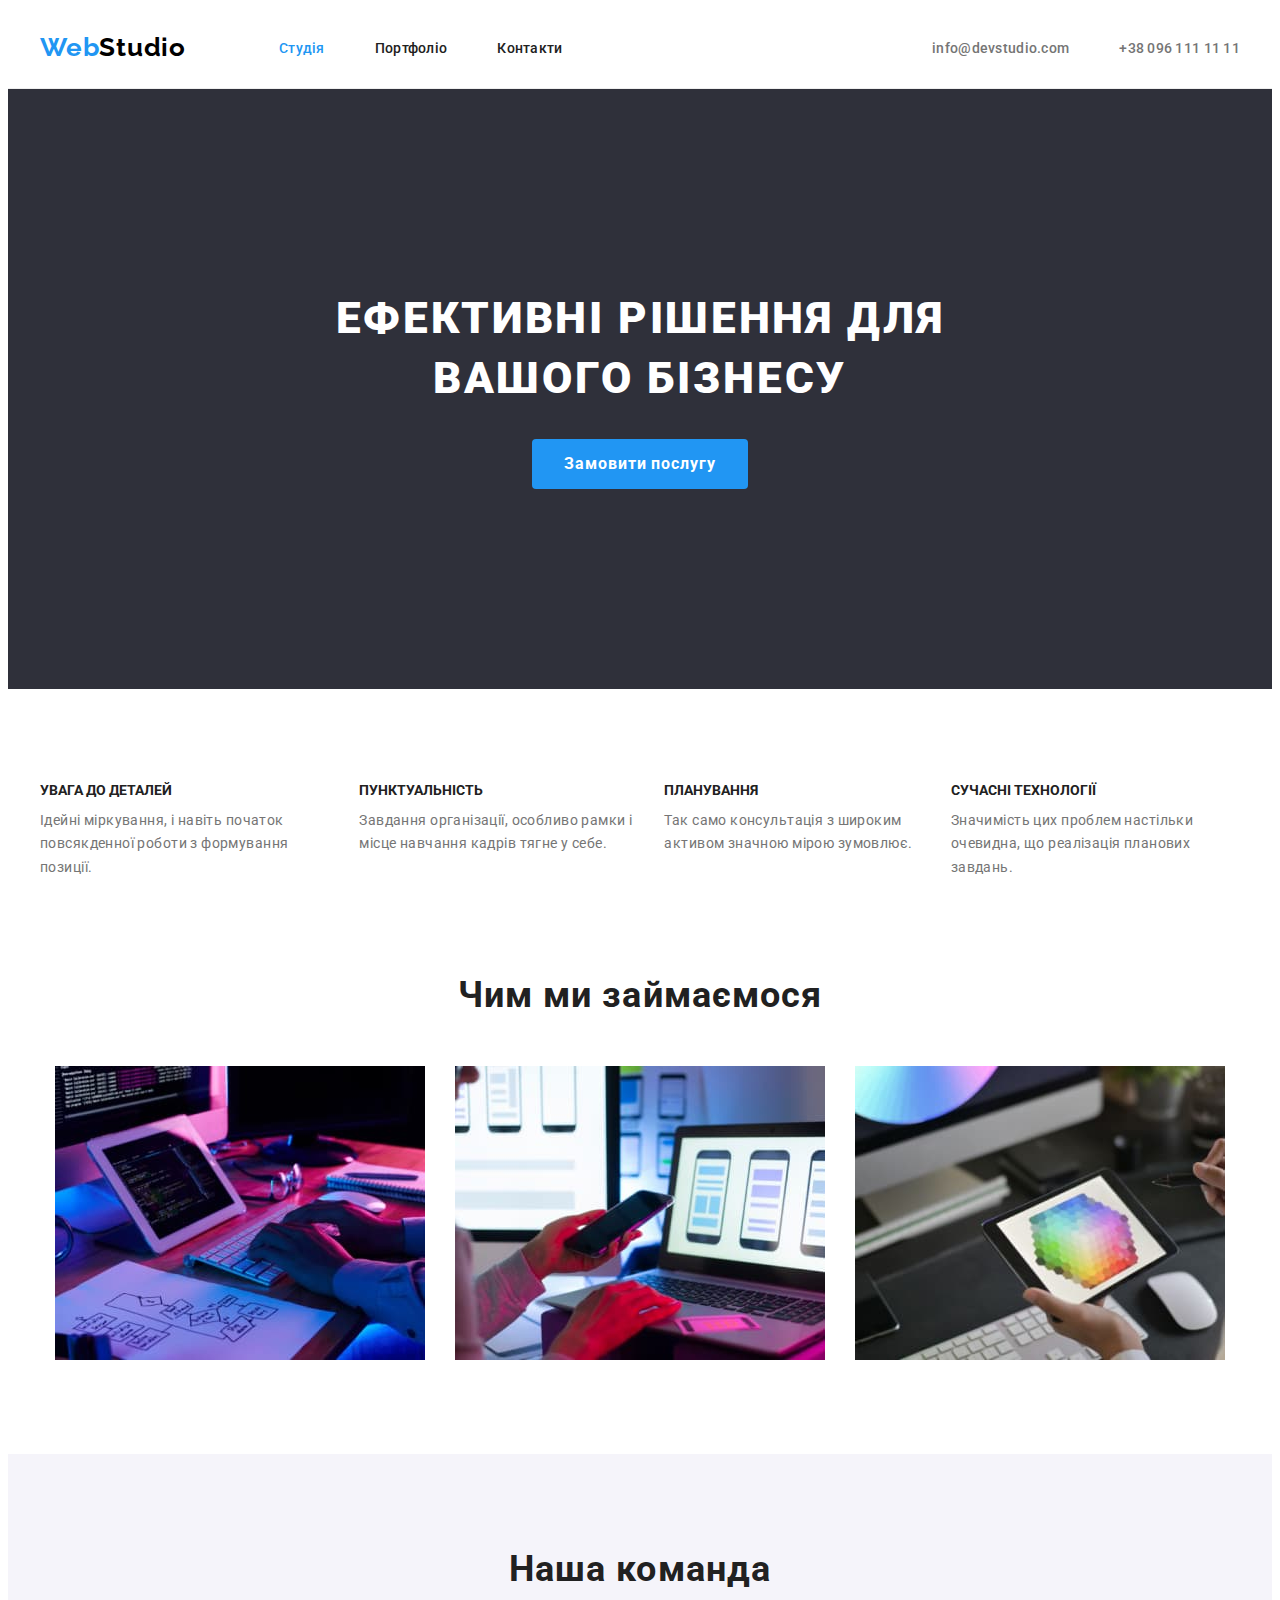
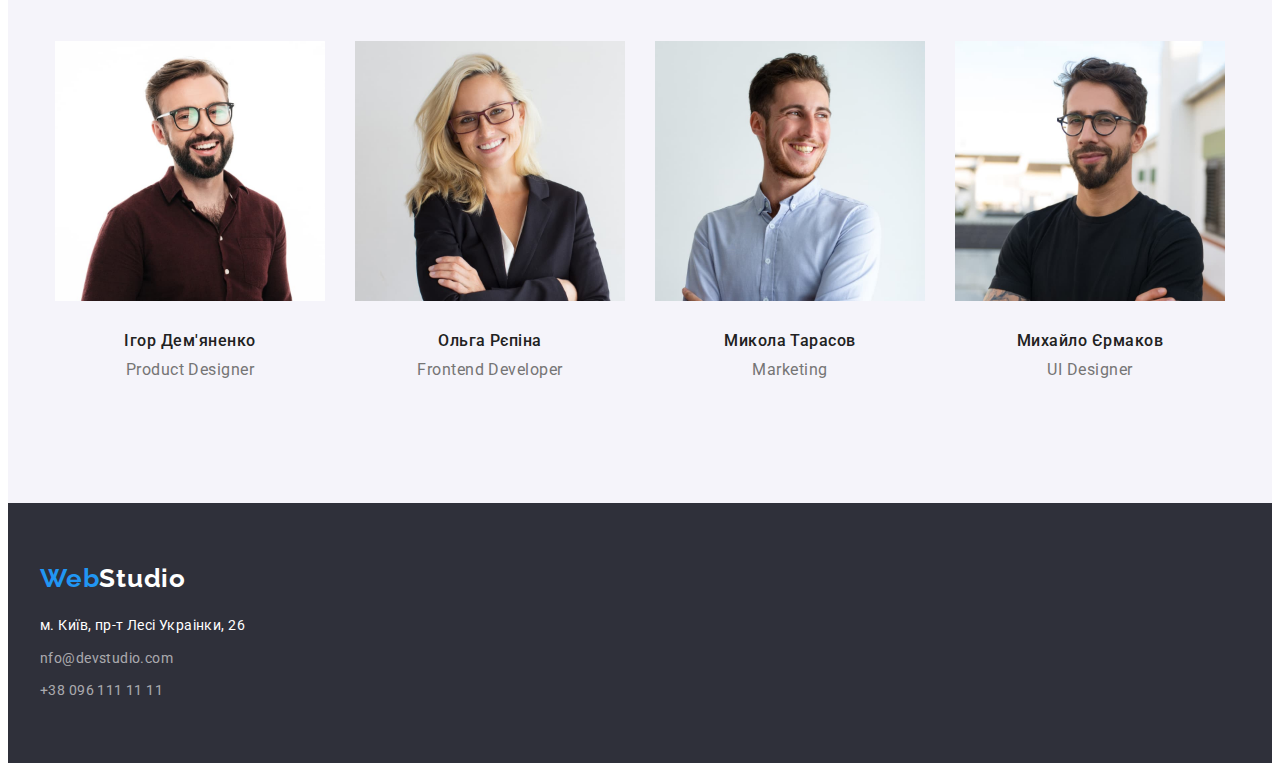
<file: index.html>
<!DOCTYPE html>
<html lang="uk">
<head>
    <meta charset="UTF-8">
    <meta http-equiv="X-UA-Compatible" content="IE=edge">
    <meta name="viewport" content="width=device-width, initial-scale=1.0">
    <title>Головна</title>
    <link rel="preconnect" href="https://fonts.googleapis.com" />
    <link rel="preconnect" href="https://fonts.gstatic.com" crossorigin />
    <link 
    href="https://fonts.googleapis.com/css2?family=Raleway:wght@700&family=Roboto:wght@400;500;700;900&display=swap" 
    rel="stylesheet">

    <link 
    rel="stylesheet" 
    href="https://cdnjs.cloudflare.com/ajax/libs/modern-normalize/1.1.0/modern-normalize.min.css" 
    integrity="sha512-wpPYUAdjBVSE4KJnH1VR1HeZfpl1ub8YT/NKx4PuQ5NmX2tKuGu6U/JRp5y+Y8XG2tV+wKQpNHVUX03MfMFn9Q==" 
    crossorigin="anonymous" referrerpolicy="no-referrer" />

    <link rel="stylesheet" href="./css/styles.css" />

</head>


<body>

    <!-- ---------------------header----------------------- -->
    <header class="header"> 
        
        <div class="container header-container">
            <a class="header-logo" href="#">
                <span class=" header-logo-web">Web</span>Studio</a>
         
         <nav class="navigation">           
            <ul class="header-nav">
                <li><a class="header-nav-link current" href="./index.html">Студія</a></li>
                <li><a class="header-nav-link" href="./portfolio.html">Портфоліо</a></li>
                <li><a class="header-nav-link" href="#">Контакти</a></li>
            </ul>
         </nav>

         <ul class="header-contacts">
            <li>
                <a class="header-contact" href="mailto:info@devstudio.com">info@devstudio.com</a>
    
            </li>
            <li>
                <a class="header-contact" href="tel:+380961111111">+38 096 111 11 11</a>

            </li>
        </ul>

        </div>
        
     
    </header>

    <main>
        <!-- ------------------------------------------HERO-------------------------------- -->
        <section class="hero">
            <div class="container hero-container">
                <h1 class="hero-title">
                    Ефективні рішення для вашого бізнесу
                </h1>
                <button type="button" class="hero-btn btn">
                    Замовити послугу
                </button>                
            </div>            
        </section>

        <!-- --------------------------------DESCRIPTION---------------------------------- -->

        <section class="description">
            <div class="container description-container">
                <h2 hidden>description</h2>
            
          <ul class="description-list">
            <li class="description-list-item">
                <h3 class="description-subtitle">УВАГА ДО ДЕТАЛЕЙ</h3>
                <p class="description-text">Ідейні міркування, і навіть початок повсякденної роботи з формування позиції.</p>
            </li>
            <li class="description-list-item">
                <h3 class="description-subtitle">ПУНКТУАЛЬНІСТЬ</h3>
                <p class="description-text">Завдання організації, особливо рамки і місце навчання кадрів тягне у себе.</p>
            </li>
            <li class="description-list-item">
                <h3 class="description-subtitle">ПЛАНУВАННЯ</h3>
                <p class="description-text">Так само консультація з широким активом значною мірою зумовлює.</p>
            </li>
            <li class="description-list-item">
                <h3 class="description-subtitle">СУЧАСНІ ТЕХНОЛОГІЇ</h3>
                <p class="description-text">Значимість цих проблем настільки очевидна, що реалізація планових завдань.</p>
            </li>
          </ul>  
            </div>                     
        </section>

        <!-- --------------------------------------ABOUT----------------------------------- -->

        <section class="about">
            <div class="container about-container">
                <h2 class="about-subtitle">Чим ми займаємося</h2>
                <ul class="about-list">
                  <li class="about-list-item">
                    <img src="./images/img1.jpg" alt="computer" width="370" height="294">
                  </li>  
                  <li class="about-list-item">
                    <img src="./images/img2.jpg" alt="telephone" width="370" height="294">
                  </li>
                  <li class="about-list-item">
                    <img src="./images/img3.jpg" alt="tablet" width="370" height="294">
                  </li>
                </ul>
            </div>
           
        </section>

        <!-- -----------------------team---------------------- -->

        <section class="team">
            <div class="container team-container">
                <h2 class="team-subtitle">Наша команда</h2>

            <ul class= "team-list">

                <li class="team-item">
                    <img src="./images/igor.jpg" alt="Ігор Дем'яненко" width="270" height="260">

                    <div class="team-item-border">
                        <h3 class="team-member"> Ігор Дем'яненко</h3>
                        <p class="team-text">Product Designer</p>  
                    </div>
                
                    
                </li>
                <li class="team-item">
                    <img src="./images/olha.jpg" alt="Ольга Рєпіна" width="270" height="260">
                    <div class="team-item-border">
                        <h3 class="team-member">Ольга Рєпіна</h3>
                        <p class="team-text"> Frontend Developer</p>
                    </div>

                   
                </li>
                <li class="team-item">
                    <img src="./images/mykola.jpg" alt="Микола Тарасов" width="270" height="260">
                    <div class="team-item-border">
                        <h3 class="team-member">Микола Тарасов</h3>
                        <p class="team-text">Marketing</p> 
                    </div>
                  
                    
                </li>
                <li class="team-item">
                    <img src="./images/mychailo.jpg" alt="Михайло Єрмаков" width="270" height="260">
                    <div class="team-item-border">
                        <h3 class="team-member">Михайло Єрмаков</h3>
                        <p class="team-text">UI Designer</p>
                    </div>

                    
                </li>
            </ul>
            </div>
            
        </section>
    </main>

    <footer class="contacts">
        
        <div class="container footer-container"><a href="./index.htm" class="footer-logo">
            <span class="footer-logo-web">Web</span>Studio</a>
        <address class="contacts-address">

            <ul>
            <li class="contacts-address-item">
                <a
                class= "contacts-link contacts-link-bold link"
                 href="https://goo.gl/maps/CPtrU1FHBa2aNyZL9" target="_blank" rel="noopener noreferrer nofollow">м. Київ, пр-т Лесі Украінки, 26</a> </li>
            <li class="contacts-address-item">
                <a 
                class="contacts-mail"
                href="mailto:nfo@devstudio.com">nfo@devstudio.com</a></li>
            <li class="contacts-address-item">
                <a 
                class="contacts-phone"
                href="tel:+380961111111" >+38 096 111 11 11</a></li>
            </ul>
        </address>
    </div>
        
   
</footer>

</body>
</html>
</file>
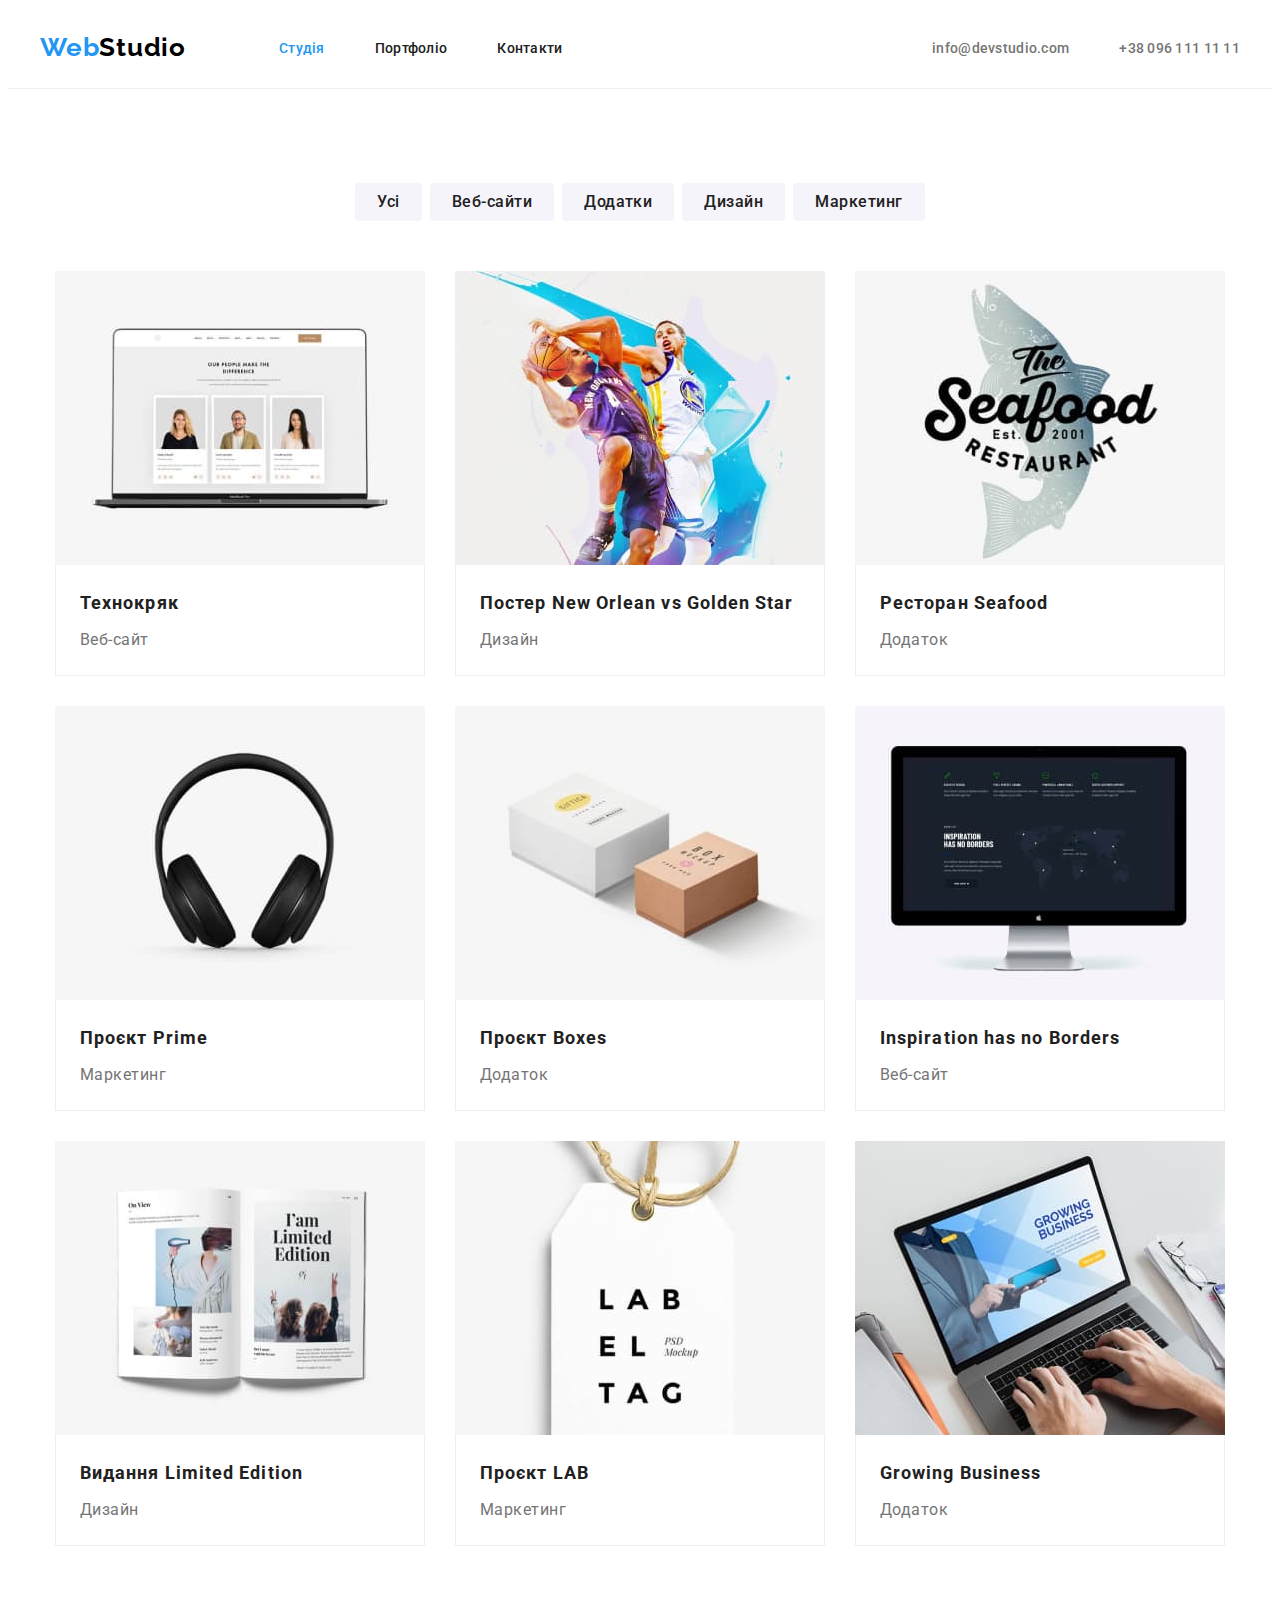
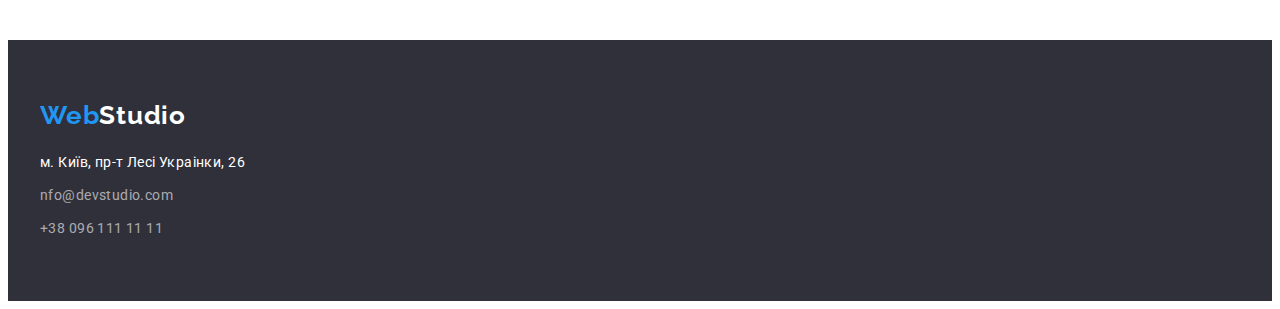
<file: portfolio.html>
<!DOCTYPE html>
<html lang="uk">
<head>
    <meta charset="UTF-8">
    <meta http-equiv="X-UA-Compatible" content="IE=edge">
    <meta name="viewport" content="width=device-width, initial-scale=1.0">
    <title>Портфоліо</title> 
    <link rel="preconnect" href="https://fonts.googleapis.com" />
    <link rel="preconnect" href="https://fonts.gstatic.com" crossorigin />   
    <link href="https://fonts.googleapis.com/css2?family=Raleway:wght@700&family=Roboto:wght@400;500;700;900&display=swap" rel="stylesheet">

    <link 
    rel="stylesheet" 
    href="https://cdnjs.cloudflare.com/ajax/libs/modern-normalize/1.1.0/modern-normalize.min.css" 
    integrity="sha512-wpPYUAdjBVSE4KJnH1VR1HeZfpl1ub8YT/NKx4PuQ5NmX2tKuGu6U/JRp5y+Y8XG2tV+wKQpNHVUX03MfMFn9Q==" 
    crossorigin="anonymous" referrerpolicy="no-referrer" />
    
    <link rel="stylesheet" href="./css/styles.css" />
</head>


<body>

    <!-- ---------------------header----------------------- -->
    <header class="header"> 
        
        <div class="container header-container">
            <a class="header-logo" href="#">
                <span class=" header-logo-web">Web</span>Studio</a>
         
         <nav class="navigation">           
            <ul class="header-nav">
                <li><a class="header-nav-link current" href="./index.html">Студія</a></li>
                <li><a class="header-nav-link" href="./portfolio.html">Портфоліо</a></li>
                <li><a class="header-nav-link" href="#">Контакти</a></li>
            </ul>
         </nav>

         <ul class="header-contacts">
            <li>
                <a class="header-contact" href="mailto:info@devstudio.com">info@devstudio.com</a>
    
            </li>
            <li>
                <a class="header-contact" href="tel:+380961111111">+38 096 111 11 11</a>

            </li>
        </ul>

        </div>
        
     
    </header>

    <!-- --------------------filter-btn-------------------------- -->

    <main>
        <section class="filter">
            <div class="container filter-container">
                <h1 hidden>portfolio</h1>

            <ul class="filter-list">
                <li><button type="button" class="filter-btn"> Усі</button></li>
                <li><button type="button" class="filter-btn"> Веб-сайти</button></li>
                <li><button type="button" class="filter-btn"> Додатки</button></li>
                <li><button type="button" class="filter-btn"> Дизайн</button></li>
                <li><button type="button" class="filter-btn"> Маркетинг</button></li>
            </ul>

        
            
            <ul class="filter-portfolio">
                <li class="filter-item">
                    <a href="#">
                        <img src="./images/technokryak.jpg" alt="Технокряк" width="370" height="294">
                        <div class="filter-item-border">
                            <h3 class="filter-title">Технокряк</h3>
                            <p class="filter-text">Веб-сайт</p>
                        </div>                        
                    </a>
                </li>


                <li class="filter-item">
                    <a href="#">
                        <img src="./images/poster.jpg" alt="Постер New Orlean vs Golden Star" width="370" height="294">
                        <div class="filter-item-border">
                            <h3 class="filter-title">Постер New Orlean vs Golden Star</h3>
                            <p class="filter-text">Дизайн</p>
                        </div>                        
                    </a>
                </li>


                <li class="filter-item"><a href="#">
                        <img src="./images/seafood.jpg" alt="Ресторан Seafood" width="370" height="294">
                        <div class="filter-item-border">
                            <h3 class="filter-title">Ресторан Seafood</h3>
                            <p class="filter-text">Додаток</p>
                        </div>
                    </a>
                </li>


                <li class="filter-item">
                    <a href="#">
                        <img src="./images/prime.jpg" alt="Проєкт Prime" width="370" height="294">
                        <div class="filter-item-border">
                            <h3 class="filter-title">Проєкт Prime</h3>
                            <p class="filter-text">Маркетинг</p>
                        </div>
                    </a>
                </li>


                <li class="filter-item">
                    <a href="#">
                        <img src="./images/boxes.jpg" alt="Проєкт Boxes" width="370" height="294">
                        <div class="filter-item-border">
                            <h3 class="filter-title">Проєкт Boxes</h3>
                            <p class="filter-text">Додаток</p>
                        </div>
                    </a>
                </li>


                <li class="filter-item">
                    <a href="#">
                        <img src="./images/inspiration.jpg" alt="Inspiration has no Borders" width="370" height="294">
                        <div class="filter-item-border">
                            <h3 class="filter-title">Inspiration has no Borders</h3>
                            <p class="filter-text">Веб-сайт</p>
                        </div>
                    </a>
                </li>


                <li class="filter-item">
                    <a href="#">
                        <img src="./images/limitededition.jpg" alt="Видання Limited Edition" width="370" height="294">
                        <div class="filter-item-border">
                            <h3 class="filter-title">Видання Limited Edition</h3>
                            <p class="filter-text">Дизайн</p>
                        </div>
                    </a>
                </li>


                <li class="filter-item">
                    <a href="#">
                        <img src="./images/lab.jpg" alt="Проєкт LAB" width="370" height="294">
                        <div class="filter-item-border">
                            <h3 class="filter-title">Проєкт LAB</h3>
                            <p class="filter-text">Маркетинг</p>
                        </div>
                    </a>
                </li>


                <li class="filter-item">
                    <a href="#">
                        <img src="./images/business.jpg" alt="Growing Business" width="370" height="294">
                        <div class="filter-item-border">
                            <h3 class="filter-title">Growing Business</h3>
                            <p class="filter-text">Додаток</p>
                        </div>
                    </a>
                </li>
            </ul>
                    </div>
            
        </section>
        
    </main>

    <!-- -------------------------footer---------------------------------- -->

    
    <footer class="contacts">
        
            <div class="container footer-container"><a href="./index.htm" class="footer-logo">
                <span class="footer-logo-web">Web</span>Studio</a>
            <address class="contacts-address">

                <ul>
                <li class="contacts-address-item">
                    <a
                    class= "contacts-link contacts-link-bold link"
                     href="https://goo.gl/maps/CPtrU1FHBa2aNyZL9" target="_blank" rel="noopener noreferrer nofollow">м. Київ, пр-т Лесі Украінки, 26</a> </li>
                <li class="contacts-address-item">
                    <a 
                    class="contacts-mail"
                    href="mailto:nfo@devstudio.com">nfo@devstudio.com</a></li>
                <li class="contacts-address-item">
                    <a 
                    class="contacts-phone"
                    href="tel:+380961111111" >+38 096 111 11 11</a></li>
                </ul>
            </address>
        </div>
            
       
    </footer>

</body>
</html>
</file>
<file: css/styles.css>
:root {
  --primary-text-color:#757575;
  --title-text-color:#212121;
  --accent-color:#2196F3;
  --primary-background-color: #FFFFFF; 
}



    /* -----------------------all--------------------- */

body {
  background-color:var(--primary-background-color);
  color: var(--primary-text-color);
  font-family: 'Roboto', sans-serif;
} 

ul {
  list-style: none;
  margin: 0;
  padding: 0;
}

a {
  text-decoration: none;
}


h1,
h2,
h3,
h4,
h5,
h6,
p {
  margin: 0;
  color: var(--title-text-color);   
}

img {
  display: block;
  max-width: 100%;
  height: auto;
}

.hidden {
  position: absolute;
  width: 1px;
  height: 1px;
  margin: -1px;
  padding: 0;
  overflow:hidden;
  border: 0;
  clip:rect(0 0 0 0);
}

.container {
  width: 1200px;
  padding-left: 15px;
  padding-right: 15px;
  margin: 0 auto;
  /* outline: 5px solid tomato; */
}


/* ----------------------logo--------------------------- */
.header {
  padding-top: 24px;
  padding-bottom: 25px; 
  border-bottom: 1px solid #EEEEEE; 
}


.header-container {
  display: flex;
  align-items: center;
}

.header-logo {
  margin-right: 93px;

  color: #000000;
  font-family: 'Raleway', sans-serif; 
  font-weight: 700;
  font-size: 26px;
  line-height: 1.19;
  letter-spacing: 0.03em;
}

.header-logo-web {
    color: #2196F3;
    font-family: 'Raleway', sans-serif;
    font-weight: 700;
    font-size: 26px;
    line-height: 1.19;
    letter-spacing: 0.03em;
}



/* --------------------navigation---------------------- */

.header-nav {
  display:flex;
  gap: 50px; 
}

.navigation {
  margin-right: auto;
}

.header-nav-link {
    font-weight: 500;
    font-size: 14px;
    line-height: 1.14;
    letter-spacing: 0.02em;
    color: var(--title-text-color);
  }
  
.header-nav-link:hover,
.header-nav-link:focus {
    color:var(--accent-color);
  }

/* ------------------------contacts-------------------- */

.header-nav-link.current {
  font-weight: 500;
  font-size: 14px;
  line-height: 1.14;
  letter-spacing: 0.02em;
  color:var(--accent-color);
}

.header-nav-link {
  font-weight: 500;
  font-size: 14px;
  line-height: 1.14;
  letter-spacing: 0.02em;
  color: var(--title-text-color);
}

.header-contacts {
  display: flex;
  gap: 50px;
}

.header-contact {
  font-weight: 500;
  font-size: 14px;
  line-height: 1.14;
  letter-spacing: 0.02em;
  color: inherit;

}

.header-contact:hover,
.header-contact:focus {
  color:var(--accent-color);
}

/* ------------------------hero----------------------- */

.hero {
  background-color: #2F303A;
  
  padding-top: 200px;
  padding-bottom: 200px;
  
}

.hero-title {
  font-weight: 900;
  font-size: 44px;
  line-height: 1.36; 
  text-align: center;
  letter-spacing: 0.06em;
  text-transform: uppercase;
  color: #FFFFFF;  
  max-width: 696px;
  margin: 0 auto; 
}

.hero-btn {
  display: block;
  margin: 0 auto;
  margin-top: 30px;

  min-width: 216px;
  height: 50px;

  font-family: 'Roboto',sans-serif;
  background-color:var(--accent-color);
  border: none;
  color: #FFFFFF;
  font-weight: 700;
  font-size: 16px;
  line-height: 1.88;
  letter-spacing: 0.06em;
  cursor: pointer;
  border-radius: 4px;
}



/* ---------------------description-------------------- */

.description {
padding-top: 94px;
padding-bottom: 94px;
}

.description-list {
  display: flex;
  gap: 30px;
  justify-content: center;  
}

.description-list-item {
  width: calc((100%-90px) / 4 );
}


.description-subtitle { 
  font-size: 14px;
  line-height: 1.14;
  text-transform: uppercase;

  margin-bottom: 10px;
}

.description-text {  
  font-size: 14px;
  line-height: 1.71;
  letter-spacing: 0.03em;
  color: var(--primary-text-color);
}

/* -----------------------about---------------------- */

.about {
    padding-bottom: 94px;  
}

.about-list {
  display: flex;
  gap: 30px;
  justify-content: center;  
}


.about-list-item {
width: calc((100%-60px) / 3);
}

.about-subtitle,
.team-subtitle {
  color: var(--title-text-color);
  font-size: 36px;
  line-height: 1.17;
  letter-spacing: 0.03em;
  text-align: center;
}

.about-subtitle {
  margin-bottom: 50px;
}


/* -------------------team------------------------- */

.team {
  
  background-color: #F5F4FA;
  padding-top: 94px;
  padding-bottom: 94px;
}

.team-list {
  display: flex;
  gap: 30px;
  justify-content: center;   
}

.team-item-border {
  padding: 30px 0;
}


.team-item {
  width: calc((100%-90px) / 4);
}

.team-subtitle{
  margin-bottom: 50px;
}


.team-member {  
 
  margin-bottom: 10px;

  font-weight: 500;
  font-size: 16px;
  line-height: 1.19;
  letter-spacing: 0.03em;
  text-align: center;
}

.team-text { 
  
  font-size: 16px;
  line-height: 1.19;
  letter-spacing: 0.03em;
  text-align: center;
  color:var(--primary-text-color);  
}

/* ------------------filter-btn-------------------- */

.filter {
  padding-top: 94px;
  padding-bottom: 94px;
}

.filter-list {
  display: flex;
  gap: 8px;
  justify-content:center;
  margin-bottom: 50px;  
}


.filter-btn {
  font-family: 'Roboto', sans-serif;
  font-weight: 500;
  font-size: 16px;
  line-height: 1.63;
  text-align: center;
  letter-spacing: 0.03em;
  color: var(--title-text-color);
  background-color: #F5F4FA;
  border: none;
  cursor: pointer;
  padding: 6px 22px;
  border-radius: 4px;
}

.filter-btn-active {
  font-family: 'Roboto', sans-serif;
  font-weight: 500;
  font-size: 16px;
  line-height: 1.63;
  letter-spacing: 0.03em;
  color: #FFFFFF;
  background-color: var(--accent-color);
  border: none;
  cursor: pointer;
  border-radius: 4px;

}

.filter-btn:hover,
.filter-btn:focus{
  color:#FFFFFF;
  background-color: #2196F3;  
}

/* -------------------------filter-portfolio----------------------------- */
.filter-portfolio {
  display: flex;
  flex-wrap: wrap;
  gap: 30px;
  justify-content:center;  
}

.filter-item {  
}

.filter-item-border {
  padding: 20px 24px;

  border-right: 1px solid #EEEEEE;
  border-bottom: 1px solid #EEEEEE;
  border-left: 1px solid #EEEEEE;;
}

.filter-title {
  margin-bottom: 4px;

  font-family: inherit;
  font-weight: 700;
  font-size: 18px;
  line-height: 2;
  letter-spacing: 0.06em;
  color: #212121;
}

.filter-text {
  font-family: inherit;
  font-weight: 400;
  font-size: 16px;
  line-height: 1.88;
  letter-spacing: 0.03em;
  color: var(--primary-text-color);
  
  
}

.filter-title:hover,
.filter-text:hover 
/* .filter-title:focus
.filter-text:focus  */{
  color:var(--accent-color);
} 

/* --------------------footer--------------------- */

.contacts {
    
  padding-top: 60px;
  padding-bottom: 60px;

  background-color:  #2F303A;
}

.footer-logo{
  font-family: 'Raleway', sans-serif;
  font-weight: 700;
  font-size: 26px;
  line-height: 1.19;
  letter-spacing: 0.03em;
  color: #FFFFFF;
 
}

.footer-logo-web {
  font-family: 'Raleway', sans-serif;
  font-weight: 700;
  font-size: 26px;
  line-height: 1.19;
  letter-spacing: 0.03em;
  color: var(--accent-color);
}



/* ----------------------address-------------------- */


.contacts-address {
  display: block;
  margin-top: 20px;
}

.contacts-link {  
  margin-bottom: 9px;
  
  font-family: 'Roboto', sans-serif;
  font-size: 14px;
  line-height: 1.71;
  letter-spacing: 0.03em;
  color: #FFFFFF;
  font-style: normal;

}

.contacts-address-item {
  margin-bottom: 9px;
}

.contacts-address-item:last-child {
  margin-bottom: 0;
}

.contacts-mail,
.contacts-phone {
  font-family: 'Roboto', sans-serif;
  font-style:normal;
  font-size: 14px;
  line-height: 1.71;
  letter-spacing: 0.03em;
  color: rgba(255, 255, 255, 0.6);
}

.contacts-link:hover,
.contacts-mail:hover,
.contacts-phone:hover,
.contacts-link:focus,
.contacts-mail:focus,
.contacts-phone:focus {
   color:var(--accent-color); 
}
</file>
